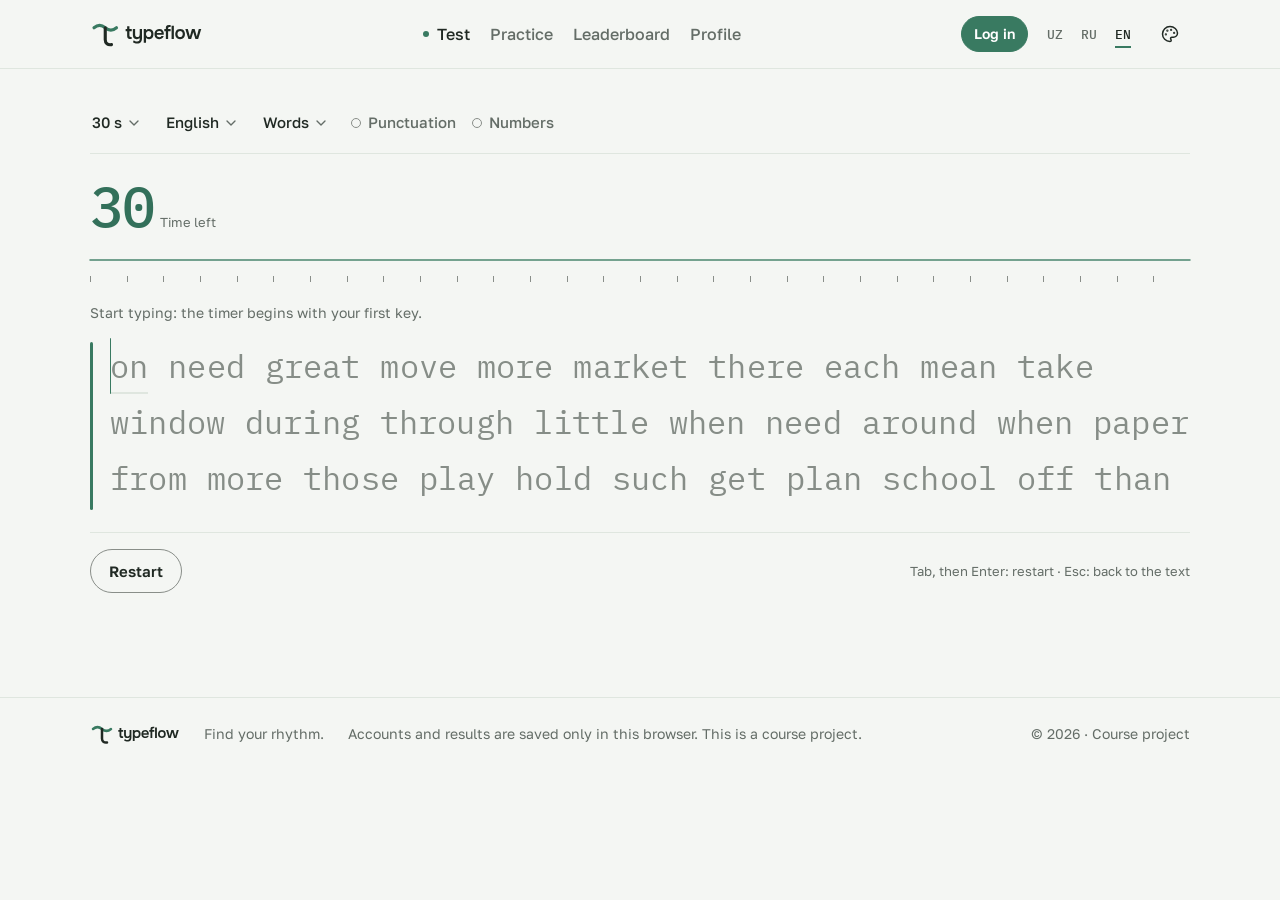
<file: index.html>
<!doctype html>
<html lang="en">
<head>
  <meta charset="utf-8">
  <meta name="viewport" content="width=device-width, initial-scale=1">
  <title>typeflow</title>
  <meta name="description" content="">
  <meta name="theme-color" content="#f4f6f3">
  <link rel="icon" href="assets/brand/typeflow-favicon.svg" type="image/svg+xml">
  <link rel="preconnect" href="https://fonts.googleapis.com">
  <link rel="preconnect" href="https://fonts.gstatic.com" crossorigin>
  <link rel="stylesheet" href="https://fonts.googleapis.com/css2?family=Golos+Text:wght@400;500;600&family=IBM+Plex+Mono:wght@400;500&family=Onest:wght@600;700&display=swap">
  <!-- Apply the saved theme before the page is drawn, so it never flashes. -->
  <script>
    window.APP_NS = "typing";
    try {
      var savedTheme = localStorage.getItem("typing:theme");
      document.documentElement.setAttribute("data-theme", savedTheme || (matchMedia("(prefers-color-scheme: dark)").matches ? "dark" : "light"));
      var savedPalette = localStorage.getItem("typing:palette");
      if (savedPalette) document.documentElement.setAttribute("data-palette", savedPalette);
    } catch (e) {}
  </script>
  <link rel="stylesheet" href="css/base.css">
  <link rel="stylesheet" href="css/site.css">
  <link rel="stylesheet" href="css/palettes.css">
  <script defer src="js/core.js"></script>
  <script defer src="js/lang.js"></script>
  <script defer src="js/texts.js"></script>
  <script defer src="js/store.js"></script>
  <script defer src="js/logo.js"></script>
  <script defer src="js/layout.js"></script>
  <script defer src="js/rhythm.js"></script>
  <script defer src="js/engine.js"></script>
  <script defer src="js/charts.js"></script>
  <script defer src="js/pages/test.js"></script>
</head>
<body data-page="test">
  <a class="skip-link" href="#main" data-i18n="skip">Skip to content</a>
  <header id="site-header" class="site-header"></header>

  <main id="main" tabindex="-1" class="container page test-page">
    <h1 class="visually-hidden" data-i18n="page.test"></h1>
    <form id="options" class="options" novalidate>
        <fieldset class="opt-group opt-mode">
          <legend data-i18n="opt.mode"></legend>
          <div class="seg-radio">
            <label><input type="radio" name="mode" value="time-15"> <span data-i18n="mode.s15"></span></label>
            <label><input type="radio" name="mode" value="time-30"> <span data-i18n="mode.s30"></span></label>
            <label><input type="radio" name="mode" value="time-60"> <span data-i18n="mode.s60"></span></label>
            <label><input type="radio" name="mode" value="time-120"> <span data-i18n="mode.s120"></span></label>
            <label><input type="radio" name="mode" value="words-10"> <span data-i18n="mode.w10"></span></label>
            <label><input type="radio" name="mode" value="words-25"> <span data-i18n="mode.w25"></span></label>
            <label><input type="radio" name="mode" value="words-50"> <span data-i18n="mode.w50"></span></label>
          </div>
        </fieldset>
        <fieldset class="opt-group ">
          <legend data-i18n="opt.tlang"></legend>
          <div class="seg-radio">
            <label><input type="radio" name="tlang" value="uz"> <span data-i18n="tlang.uz"></span></label>
            <label><input type="radio" name="tlang" value="ru"> <span data-i18n="tlang.ru"></span></label>
            <label><input type="radio" name="tlang" value="en"> <span data-i18n="tlang.en"></span></label>
          </div>
        </fieldset>
        <fieldset class="opt-group ">
          <legend data-i18n="opt.ttype"></legend>
          <div class="seg-radio">
            <label><input type="radio" name="ttype" value="words"> <span data-i18n="opt.words"></span></label>
            <label><input type="radio" name="ttype" value="sentences"> <span data-i18n="opt.sentences"></span></label>
          </div>
        </fieldset>
        <fieldset class="opt-extras">
          <legend class="visually-hidden" data-i18n="opt.extras"></legend>
          <label class="toggle"><input type="checkbox" name="punct"> <span data-i18n="opt.punct"></span></label>
          <label class="toggle"><input type="checkbox" name="nums"> <span data-i18n="opt.nums"></span></label>
        </fieldset>
    </form>

    <section id="testArea" class="test-area" aria-labelledby="testTitle">
      <h2 id="testTitle" class="visually-hidden" data-i18n="test.title"></h2>
      <div class="live">
        <div class="live-stat live-main"><span class="live-label" data-i18n="live.left"></span><span id="liveProgress" class="live-num"></span></div>
        <div class="live-stat"><span class="live-label"><span data-i18n="res.wpm"></span> <span class="tip-wrap"><button type="button" class="tip-btn" aria-describedby="wpmTip" data-i18n-aria="tip.wpmBtn">i</button><span id="wpmTip" role="tooltip" class="tip" data-i18n="tip.wpm"></span></span></span><span id="liveWpm" class="live-num"></span></div>
        <div class="live-stat"><span class="live-label" data-i18n="res.acc"></span><span id="liveAcc" class="live-num"></span></div>
      </div>
      <div id="rhythm" class="rhythm" aria-hidden="true"></div>
      <p id="readyHint" class="ready-hint" data-i18n="test.ready"></p>
      <div id="box" class="typing-box">
        <div id="words" class="words" aria-hidden="true"></div>
        <label for="typeInput" class="visually-hidden" data-i18n="test.inputLabel"></label>
        <input id="typeInput" class="type-input" type="text" autocomplete="off" autocapitalize="off" autocorrect="off" spellcheck="false" aria-describedby="srText">
        <p id="srText" class="visually-hidden"></p>
        <div id="focusHint" class="focus-hint" aria-hidden="true"></div>
      </div>
      <div class="test-actions">
        <button type="button" id="restart" class="btn btn-ghost"><span data-i18n="action.restart"></span></button>
        <p class="hint" data-i18n="test.shortcuts"></p>
      </div>
    </section>

    <section id="results" class="results" hidden aria-labelledby="resTitle">
      <h2 id="resTitle" tabindex="-1" data-i18n="res.title"></h2>
      <p id="resBest" class="pb-badge" hidden data-i18n="res.best"></p>
      <div class="res-main">
        <div class="res-big"><span class="res-label"><span data-i18n="res.wpm"></span> <span class="tip-wrap"><button type="button" class="tip-btn" aria-describedby="wpmTip2" data-i18n-aria="tip.wpmBtn">i</button><span id="wpmTip2" role="tooltip" class="tip" data-i18n="tip.wpm"></span></span></span><span id="resWpm" class="res-value"></span></div>
        <div class="res-big"><span class="res-label" data-i18n="res.acc"></span><span id="resAcc" class="res-value"></span></div>
      </div>
      <div id="resRhythm" class="rhythm is-static" aria-hidden="true"></div>
      <dl id="resStats" class="res-stats"></dl>
      <div id="resChart" class="res-chart"></div>
      <p id="resGuest" class="notice" hidden></p>
      <div class="res-actions">
        <button type="button" id="nextTest" class="btn"><span data-i18n="res.next"></span></button>
        <button type="button" id="repeatTest" class="btn btn-ghost"><span data-i18n="res.repeat"></span></button>
      </div>
    </section>
    <p id="srLive" class="visually-hidden" role="status"></p>
  </main>

  <footer id="site-footer" class="site-footer"></footer>
  <div id="toasts" class="toast-host"></div>
</body>
</html>
</file>
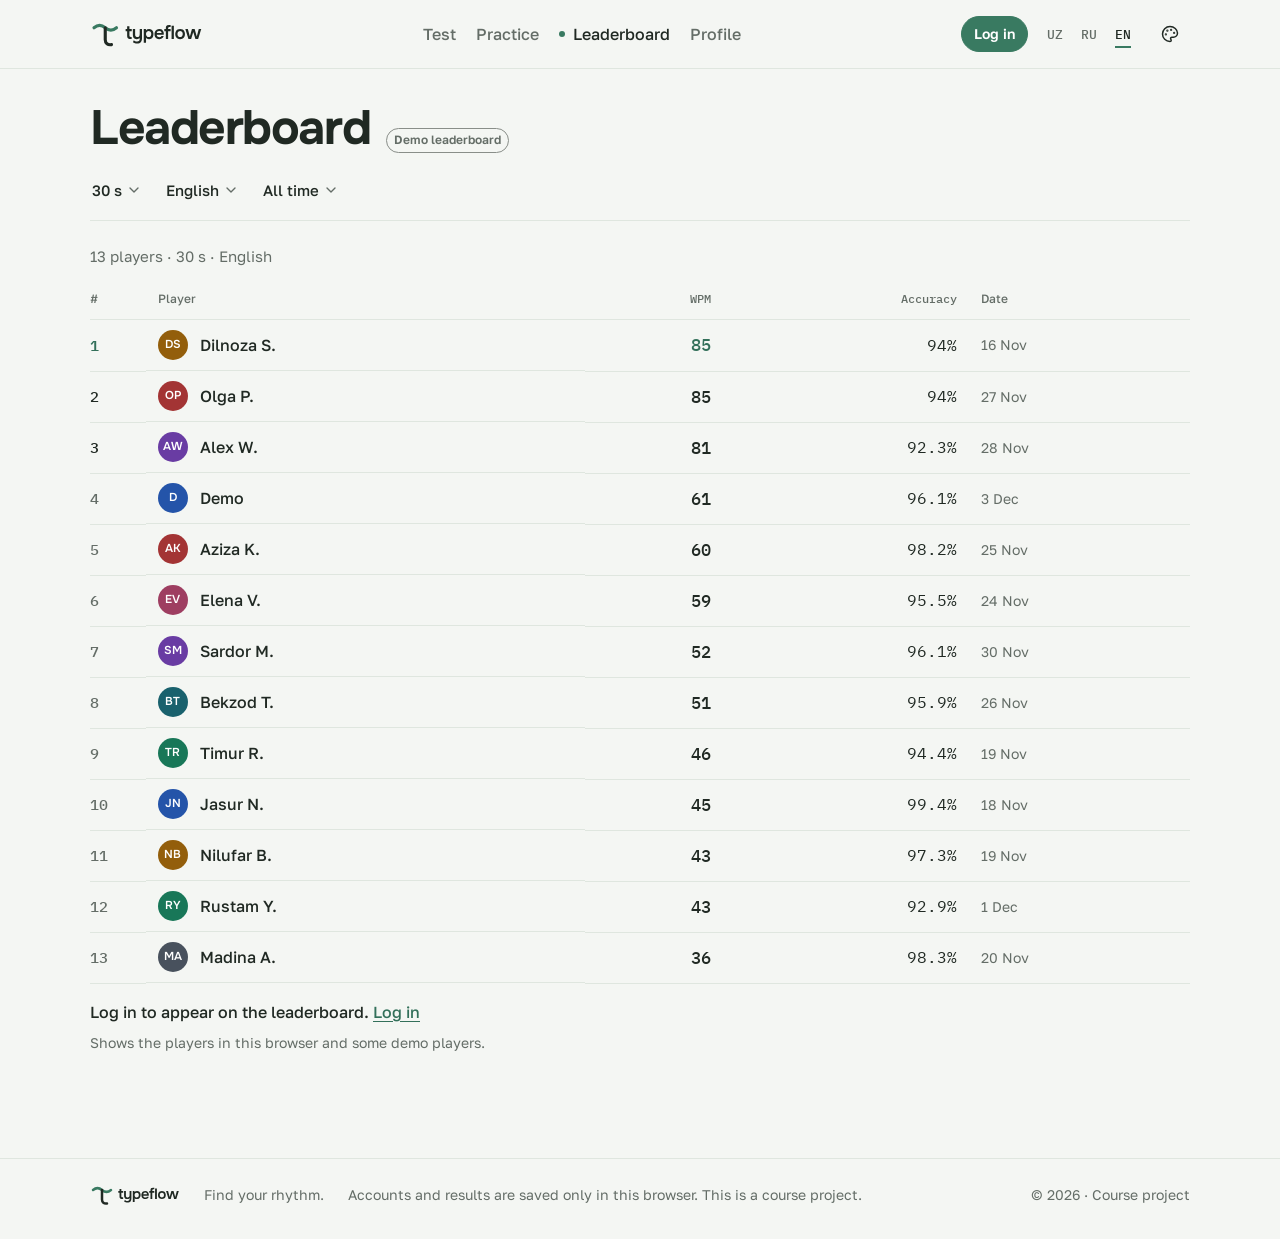
<file: leaderboard.html>
<!doctype html>
<html lang="en">
<head>
  <meta charset="utf-8">
  <meta name="viewport" content="width=device-width, initial-scale=1">
  <title>typeflow</title>
  <meta name="description" content="">
  <meta name="theme-color" content="#f4f6f3">
  <link rel="icon" href="assets/brand/typeflow-favicon.svg" type="image/svg+xml">
  <link rel="preconnect" href="https://fonts.googleapis.com">
  <link rel="preconnect" href="https://fonts.gstatic.com" crossorigin>
  <link rel="stylesheet" href="https://fonts.googleapis.com/css2?family=Golos+Text:wght@400;500;600&family=IBM+Plex+Mono:wght@400;500&family=Onest:wght@600;700&display=swap">
  <!-- Apply the saved theme before the page is drawn, so it never flashes. -->
  <script>
    window.APP_NS = "typing";
    try {
      var savedTheme = localStorage.getItem("typing:theme");
      document.documentElement.setAttribute("data-theme", savedTheme || (matchMedia("(prefers-color-scheme: dark)").matches ? "dark" : "light"));
      var savedPalette = localStorage.getItem("typing:palette");
      if (savedPalette) document.documentElement.setAttribute("data-palette", savedPalette);
    } catch (e) {}
  </script>
  <link rel="stylesheet" href="css/base.css">
  <link rel="stylesheet" href="css/site.css">
  <link rel="stylesheet" href="css/palettes.css">
  <script defer src="js/core.js"></script>
  <script defer src="js/lang.js"></script>
  <script defer src="js/texts.js"></script>
  <script defer src="js/store.js"></script>
  <script defer src="js/logo.js"></script>
  <script defer src="js/layout.js"></script>
  <script defer src="js/rhythm.js"></script>
  <script defer src="js/pages/leaderboard.js"></script>
</head>
<body data-page="leaderboard">
  <a class="skip-link" href="#main" data-i18n="skip">Skip to content</a>
  <header id="site-header" class="site-header"></header>

  <main id="main" tabindex="-1" class="container page">
    <div class="page-head">
      <h1 data-i18n="page.leaderboard"></h1>
      <span class="demo-badge" data-i18n="board.demo"></span>
    </div>
    <form id="filters" class="options" novalidate>
        <fieldset class="opt-group ">
          <legend data-i18n="opt.mode"></legend>
          <div class="seg-radio">
            <label><input type="radio" name="amount" value="15"> <span data-i18n="mode.s15"></span></label>
            <label><input type="radio" name="amount" value="30"> <span data-i18n="mode.s30"></span></label>
            <label><input type="radio" name="amount" value="60"> <span data-i18n="mode.s60"></span></label>
          </div>
        </fieldset>
        <fieldset class="opt-group ">
          <legend data-i18n="opt.tlang"></legend>
          <div class="seg-radio">
            <label><input type="radio" name="blang" value="uz"> <span data-i18n="tlang.uz"></span></label>
            <label><input type="radio" name="blang" value="ru"> <span data-i18n="tlang.ru"></span></label>
            <label><input type="radio" name="blang" value="en"> <span data-i18n="tlang.en"></span></label>
          </div>
        </fieldset>
        <fieldset class="opt-group ">
          <legend data-i18n="board.period"></legend>
          <div class="seg-radio">
            <label><input type="radio" name="period" value="today"> <span data-i18n="board.today"></span></label>
            <label><input type="radio" name="period" value="week"> <span data-i18n="board.week"></span></label>
            <label><input type="radio" name="period" value="all"> <span data-i18n="board.all"></span></label>
          </div>
        </fieldset>
    </form>
    <p id="boardCount" class="result-count" role="status"></p>
    <div class="table-wrap"><table id="board" class="board"></table></div>
    <div id="boardEmpty" class="empty" hidden>
      <h2 data-i18n="board.emptyTitle"></h2>
      <p data-i18n="board.emptyText"></p>
      <a class="btn" href="index.html" data-i18n="board.takeTest"></a>
    </div>
    <p id="you" class="you-line"></p>
    <p class="hint" data-i18n="board.note"></p>
  </main>

  <footer id="site-footer" class="site-footer"></footer>
  <div id="toasts" class="toast-host"></div>
</body>
</html>
</file>
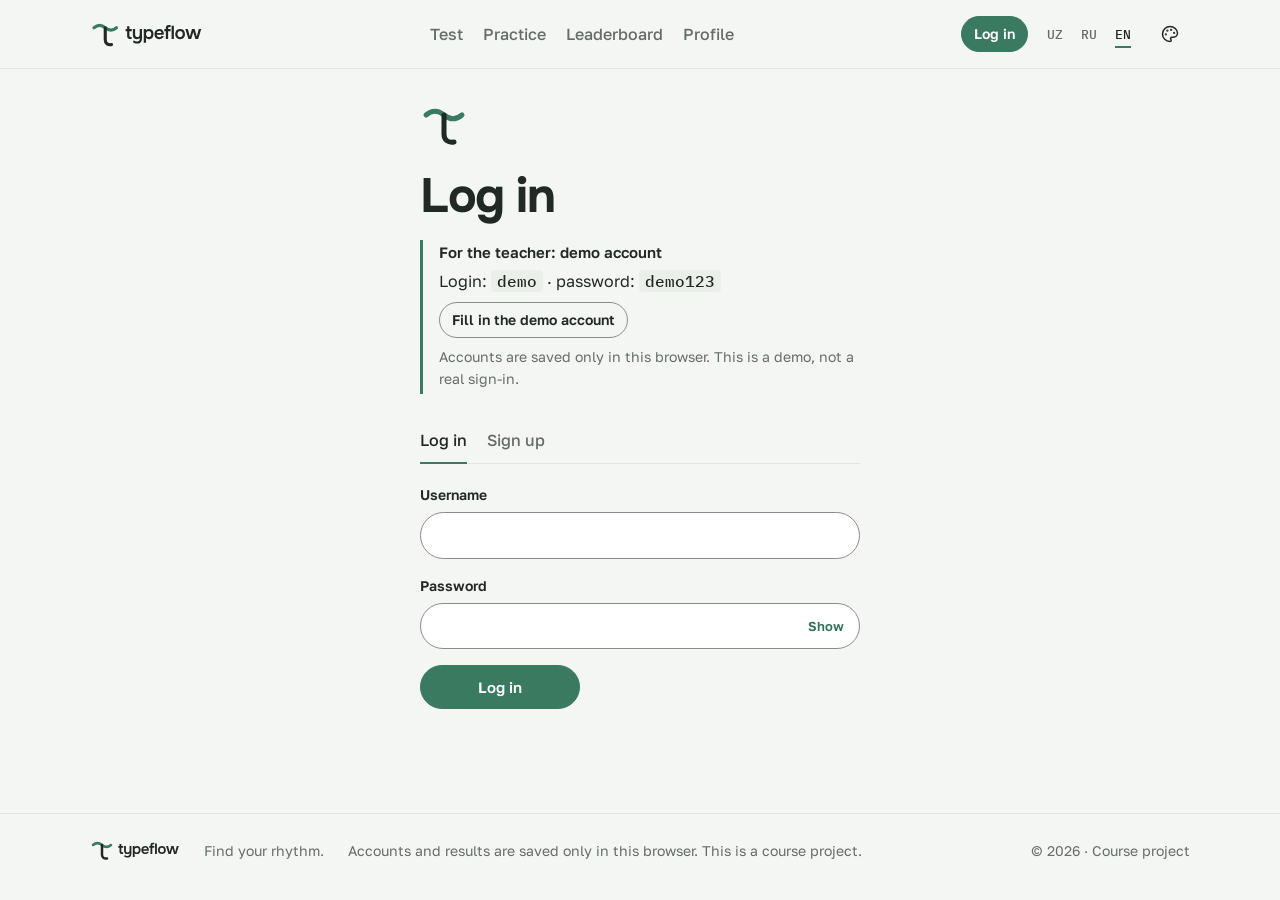
<file: login.html>
<!doctype html>
<html lang="en">
<head>
  <meta charset="utf-8">
  <meta name="viewport" content="width=device-width, initial-scale=1">
  <title>typeflow</title>
  <meta name="description" content="">
  <meta name="theme-color" content="#f4f6f3">
  <link rel="icon" href="assets/brand/typeflow-favicon.svg" type="image/svg+xml">
  <link rel="preconnect" href="https://fonts.googleapis.com">
  <link rel="preconnect" href="https://fonts.gstatic.com" crossorigin>
  <link rel="stylesheet" href="https://fonts.googleapis.com/css2?family=Golos+Text:wght@400;500;600&family=IBM+Plex+Mono:wght@400;500&family=Onest:wght@600;700&display=swap">
  <!-- Apply the saved theme before the page is drawn, so it never flashes. -->
  <script>
    window.APP_NS = "typing";
    try {
      var savedTheme = localStorage.getItem("typing:theme");
      document.documentElement.setAttribute("data-theme", savedTheme || (matchMedia("(prefers-color-scheme: dark)").matches ? "dark" : "light"));
      var savedPalette = localStorage.getItem("typing:palette");
      if (savedPalette) document.documentElement.setAttribute("data-palette", savedPalette);
    } catch (e) {}
  </script>
  <link rel="stylesheet" href="css/base.css">
  <link rel="stylesheet" href="css/site.css">
  <link rel="stylesheet" href="css/palettes.css">
  <script defer src="js/core.js"></script>
  <script defer src="js/lang.js"></script>
  <script defer src="js/texts.js"></script>
  <script defer src="js/store.js"></script>
  <script defer src="js/logo.js"></script>
  <script defer src="js/layout.js"></script>
  <script defer src="js/rhythm.js"></script>
  <script defer src="js/pages/login.js"></script>
</head>
<body data-page="login">
  <a class="skip-link" href="#main" data-i18n="skip">Skip to content</a>
  <header id="site-header" class="site-header"></header>

  <main id="main" tabindex="-1" class="container page auth-page">
    <span class="auth-logo" data-logo="mark" aria-hidden="true"></span>
    <h1 id="authTitle" data-i18n="page.login"></h1>
    <aside class="demo-note" aria-labelledby="demoTitle">
      <h2 id="demoTitle" data-i18n="auth.demoTitle"></h2>
      <p><span data-i18n="auth.demoLogin"></span> <code>demo</code> · <span data-i18n="auth.demoPassword"></span> <code>demo123</code></p>
      <button type="button" id="fillDemo" class="btn btn-ghost btn-small" data-i18n="auth.fillDemo"></button>
      <p class="hint" data-i18n="auth.localNote"></p>
    </aside>

    <div class="auth-tabs" role="group" data-i18n-aria="auth.choose">
      <button type="button" id="tabLogin" class="tab" aria-pressed="true" aria-controls="loginForm" data-i18n="auth.login"></button>
      <button type="button" id="tabSignup" class="tab" aria-pressed="false" aria-controls="signupForm" data-i18n="auth.signup"></button>
    </div>

    <form id="loginForm" class="auth-form" novalidate>
      <div class="field">
        <label for="lUser" data-i18n="auth.username"></label>
        <input id="lUser" name="username" class="input" autocomplete="username" autocapitalize="off" spellcheck="false">
      </div>
      <div class="field">
        <label for="lPass" data-i18n="auth.password"></label>
        <input id="lPass" name="password" type="password" class="input" autocomplete="current-password">
      </div>
      <p id="loginError" class="field-error" role="alert"></p>
      <button type="submit" class="btn" data-i18n="auth.login"></button>
    </form>

    <form id="signupForm" class="auth-form" novalidate hidden>
      <div class="field">
        <label for="sName" data-i18n="auth.displayName"></label>
        <input id="sName" name="name" class="input" autocomplete="nickname" maxlength="30" aria-describedby="sName-err">
        <p id="sName-err" class="field-error"></p>
      </div>
      <div class="field">
        <label for="sUser" data-i18n="auth.username"></label>
        <input id="sUser" name="username" class="input" autocomplete="username" autocapitalize="off" spellcheck="false" maxlength="20" aria-describedby="sUser-hint sUser-err">
        <p id="sUser-hint" class="hint" data-i18n="auth.usernameHint"></p>
        <p id="sUser-err" class="field-error"></p>
      </div>
      <div class="field">
        <label for="sPass" data-i18n="auth.password"></label>
        <input id="sPass" name="password" type="password" class="input" autocomplete="new-password" aria-describedby="sPass-hint sPass-err">
        <p id="sPass-hint" class="hint" data-i18n="auth.passwordHint"></p>
        <p id="sPass-err" class="field-error"></p>
      </div>
      <div class="field">
        <label for="sPass2" data-i18n="auth.password2"></label>
        <input id="sPass2" name="password2" type="password" class="input" autocomplete="new-password" aria-describedby="sPass2-err">
        <p id="sPass2-err" class="field-error"></p>
      </div>
      <button type="submit" class="btn" data-i18n="auth.create"></button>
    </form>
  </main>

  <footer id="site-footer" class="site-footer"></footer>
  <div id="toasts" class="toast-host"></div>
</body>
</html>
</file>
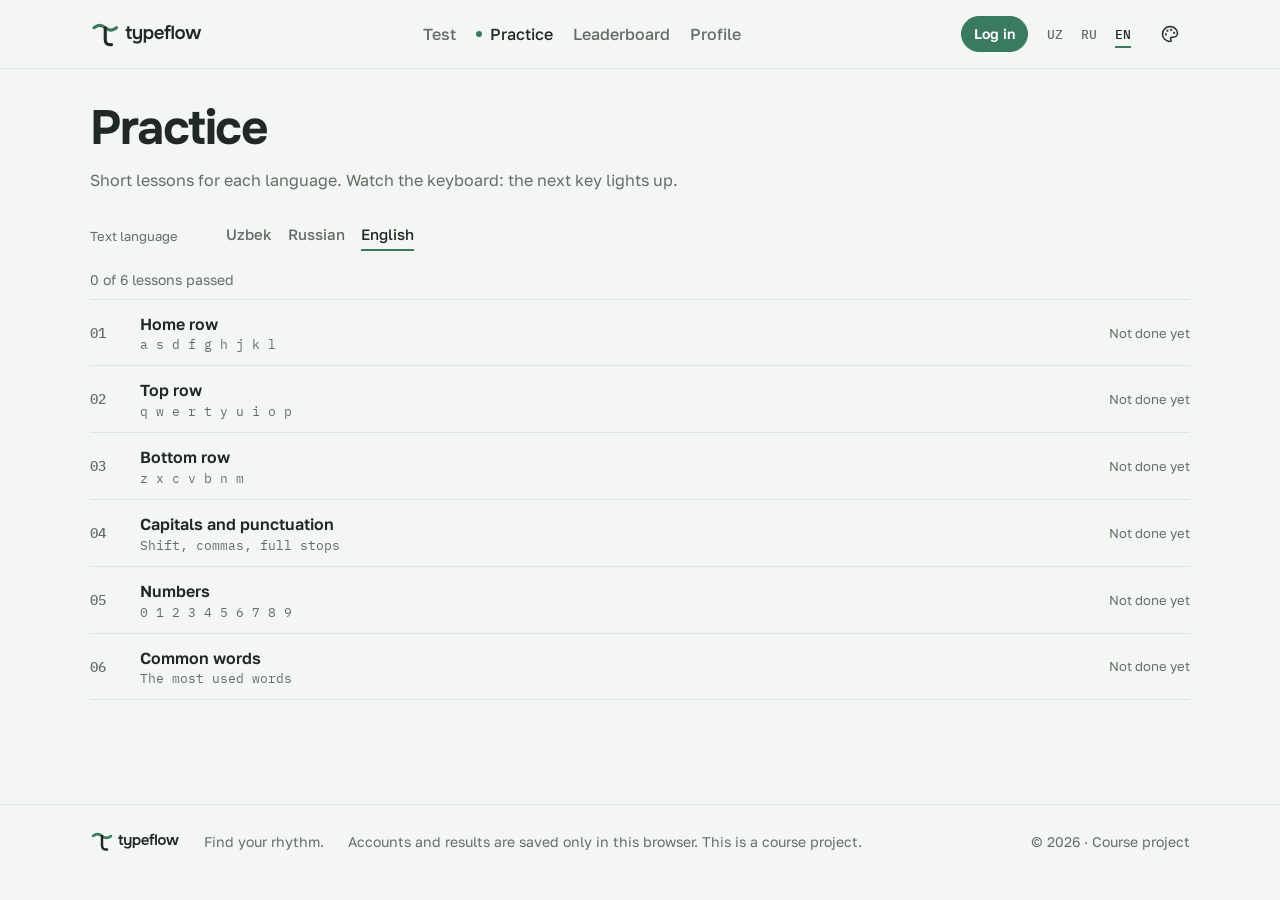
<file: practice.html>
<!doctype html>
<html lang="en">
<head>
  <meta charset="utf-8">
  <meta name="viewport" content="width=device-width, initial-scale=1">
  <title>typeflow</title>
  <meta name="description" content="">
  <meta name="theme-color" content="#f4f6f3">
  <link rel="icon" href="assets/brand/typeflow-favicon.svg" type="image/svg+xml">
  <link rel="preconnect" href="https://fonts.googleapis.com">
  <link rel="preconnect" href="https://fonts.gstatic.com" crossorigin>
  <link rel="stylesheet" href="https://fonts.googleapis.com/css2?family=Golos+Text:wght@400;500;600&family=IBM+Plex+Mono:wght@400;500&family=Onest:wght@600;700&display=swap">
  <!-- Apply the saved theme before the page is drawn, so it never flashes. -->
  <script>
    window.APP_NS = "typing";
    try {
      var savedTheme = localStorage.getItem("typing:theme");
      document.documentElement.setAttribute("data-theme", savedTheme || (matchMedia("(prefers-color-scheme: dark)").matches ? "dark" : "light"));
      var savedPalette = localStorage.getItem("typing:palette");
      if (savedPalette) document.documentElement.setAttribute("data-palette", savedPalette);
    } catch (e) {}
  </script>
  <link rel="stylesheet" href="css/base.css">
  <link rel="stylesheet" href="css/site.css">
  <link rel="stylesheet" href="css/palettes.css">
  <script defer src="js/core.js"></script>
  <script defer src="js/lang.js"></script>
  <script defer src="js/texts.js"></script>
  <script defer src="js/store.js"></script>
  <script defer src="js/logo.js"></script>
  <script defer src="js/layout.js"></script>
  <script defer src="js/rhythm.js"></script>
  <script defer src="js/engine.js"></script>
  <script defer src="js/pages/practice.js"></script>
</head>
<body data-page="practice">
  <a class="skip-link" href="#main" data-i18n="skip">Skip to content</a>
  <header id="site-header" class="site-header"></header>

  <main id="main" tabindex="-1" class="container page">
    <h1 data-i18n="page.practice"></h1>
    <p class="page-intro" data-i18n="practice.intro"></p>
    <div id="pick">
        <fieldset class="opt-group ">
          <legend data-i18n="opt.tlang"></legend>
          <div class="seg-radio">
            <label><input type="radio" name="plang" value="uz"> <span data-i18n="tlang.uz"></span></label>
            <label><input type="radio" name="plang" value="ru"> <span data-i18n="tlang.ru"></span></label>
            <label><input type="radio" name="plang" value="en"> <span data-i18n="tlang.en"></span></label>
          </div>
        </fieldset>
      <p id="langProgress" class="lang-progress"></p>
      <ul id="lessons" class="lesson-list"></ul>
    </div>

    <section id="lesson" class="lesson" hidden aria-labelledby="lessonTitle">
      <button type="button" id="backToLessons" class="back-link" data-i18n="practice.back"></button>
      <h2 id="lessonTitle" tabindex="-1"></h2>
      <p id="lessonGoal" class="hint"></p>
      <div class="live">
        <div class="live-stat live-main"><span class="live-label" data-i18n="live.words"></span><span id="pLiveProgress" class="live-num"></span></div>
        <div class="live-stat"><span class="live-label" data-i18n="res.wpm"></span><span id="pLiveWpm" class="live-num"></span></div>
        <div class="live-stat"><span class="live-label" data-i18n="res.acc"></span><span id="pLiveAcc" class="live-num"></span></div>
      </div>
      <div id="pbox" class="typing-box">
        <div id="pwords" class="words" aria-hidden="true"></div>
        <label for="ptypeInput" class="visually-hidden" data-i18n="test.inputLabel"></label>
        <input id="ptypeInput" class="type-input" type="text" autocomplete="off" autocapitalize="off" autocorrect="off" spellcheck="false" aria-describedby="psrText">
        <p id="psrText" class="visually-hidden"></p>
        <div id="pfocusHint" class="focus-hint" aria-hidden="true"></div>
      </div>
      <div id="kbd" class="kbd" aria-hidden="true"></div>
      <div id="lessonDone" class="lesson-done" role="status" hidden></div>
      <div class="test-actions">
        <button type="button" id="retryLesson" class="btn btn-ghost" data-i18n="practice.retry"></button>
        <button type="button" id="nextLesson" class="btn" data-i18n="practice.next" hidden></button>
      </div>
    </section>
  </main>

  <footer id="site-footer" class="site-footer"></footer>
  <div id="toasts" class="toast-host"></div>
</body>
</html>
</file>
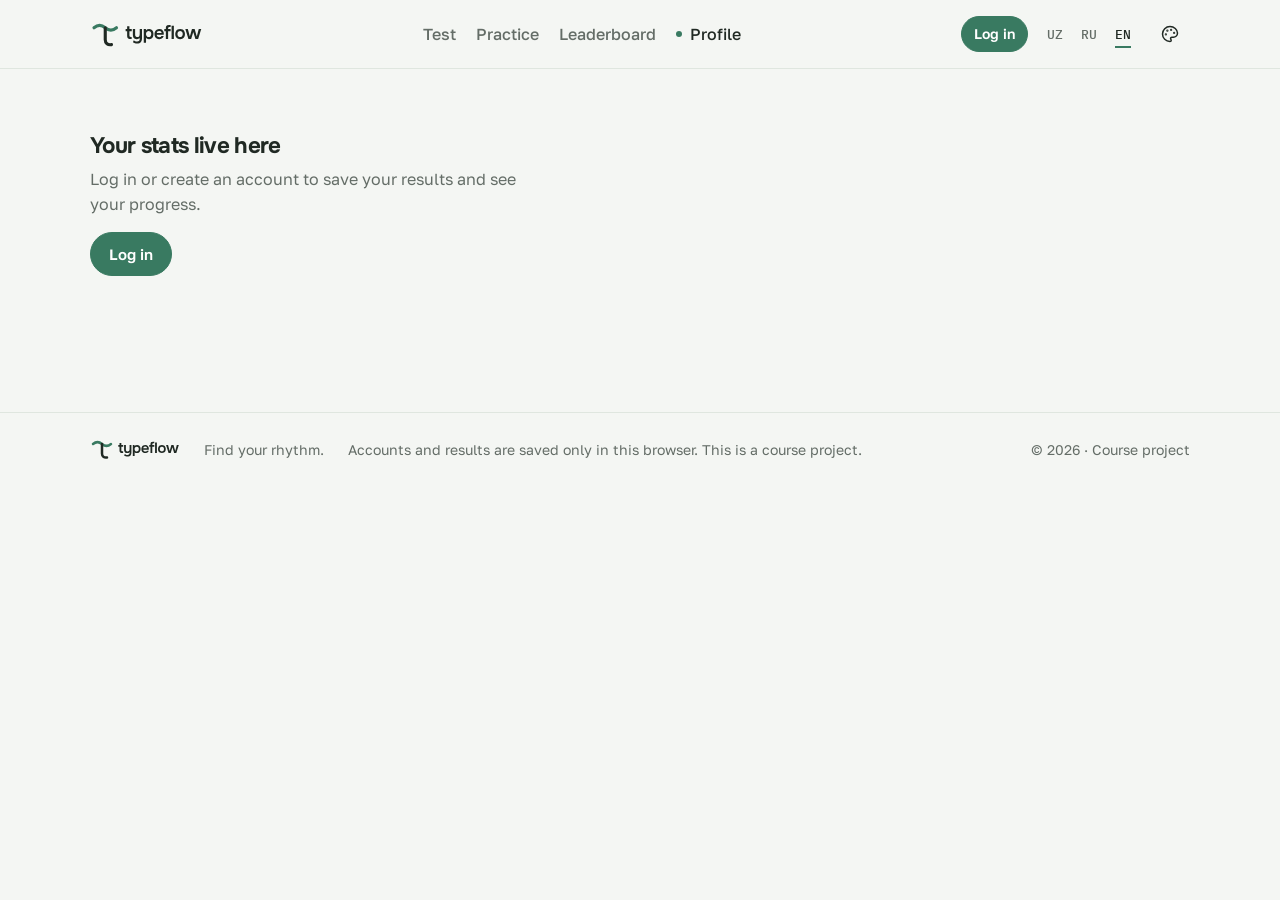
<file: profile.html>
<!doctype html>
<html lang="en">
<head>
  <meta charset="utf-8">
  <meta name="viewport" content="width=device-width, initial-scale=1">
  <title>typeflow</title>
  <meta name="description" content="">
  <meta name="theme-color" content="#f4f6f3">
  <link rel="icon" href="assets/brand/typeflow-favicon.svg" type="image/svg+xml">
  <link rel="preconnect" href="https://fonts.googleapis.com">
  <link rel="preconnect" href="https://fonts.gstatic.com" crossorigin>
  <link rel="stylesheet" href="https://fonts.googleapis.com/css2?family=Golos+Text:wght@400;500;600&family=IBM+Plex+Mono:wght@400;500&family=Onest:wght@600;700&display=swap">
  <!-- Apply the saved theme before the page is drawn, so it never flashes. -->
  <script>
    window.APP_NS = "typing";
    try {
      var savedTheme = localStorage.getItem("typing:theme");
      document.documentElement.setAttribute("data-theme", savedTheme || (matchMedia("(prefers-color-scheme: dark)").matches ? "dark" : "light"));
      var savedPalette = localStorage.getItem("typing:palette");
      if (savedPalette) document.documentElement.setAttribute("data-palette", savedPalette);
    } catch (e) {}
  </script>
  <link rel="stylesheet" href="css/base.css">
  <link rel="stylesheet" href="css/site.css">
  <link rel="stylesheet" href="css/palettes.css">
  <script defer src="js/core.js"></script>
  <script defer src="js/lang.js"></script>
  <script defer src="js/texts.js"></script>
  <script defer src="js/store.js"></script>
  <script defer src="js/logo.js"></script>
  <script defer src="js/layout.js"></script>
  <script defer src="js/rhythm.js"></script>
  <script defer src="js/charts.js"></script>
  <script defer src="js/pages/profile.js"></script>
</head>
<body data-page="profile">
  <a class="skip-link" href="#main" data-i18n="skip">Skip to content</a>
  <header id="site-header" class="site-header"></header>

  <main id="main" tabindex="-1" class="container page">
    <div id="view"></div>
  </main>

  <footer id="site-footer" class="site-footer"></footer>
  <div id="toasts" class="toast-host"></div>
</body>
</html>
</file>
<file: css/base.css>
/* ==========================================================
   typeflow design system: tokens, reset, type, buttons, form
   fields, dialog, toast, tooltip. Page layout is in site.css.

   Colours follow the typeflow brief (muted jade, forest, cool mist).
   A few light-mode values were too faint for WCAG AA (4.5:1 for text,
   3:1 for control borders); the brief's value is noted next to each.
   ========================================================== */

:root,
:root[data-theme="light"] {
  color-scheme: light;
  --bg: #f4f6f3;
  --surface: #ffffff;
  --raised: #eaefea;
  --ink: #202923;
  --ink-2: #646d67;          /* brief #78837B (3.3:1) */
  --line: #dfe6df;           /* dividers */
  --line-strong: #898e89;    /* control borders (3:1) */
  --accent: #397a61;         /* buttons, active states (white text on it 5.1:1) */
  --accent-hover: #2d654f;
  --accent-text: #33705a;    /* jade for small text and links (brief #397A61 was 4.3:1 on raised) */
  --on-accent: #ffffff;
  --accent-soft: #e3efe8;
  --ok: #2d7755;             /* brief #32845E (3.9:1) */
  --warn: #8d612a;           /* brief #B47C36 (3.0:1) */
  --danger: #a94044;         /* brief #C64E51 (3.9:1); #b24649 was 4.4:1 on danger-soft */
  --danger-soft: #f6e3e3;

  /* typing states */
  --t-untyped: #868d87;      /* brief #A5AEA7 (1.9:1). 3.1:1 passes AA for the typing text because it is large (24px+); kept light so typed vs untyped stays clear */
  --t-correct: #202923;
  --t-wrong: #a94044;
  --t-extra: #8d612a;
  --t-caret: #397a61;
  --t-current: #e3efe8;

  --chart-wpm: #397a61;
  --chart-acc: #5288a0;
  --chart-act: #b47c36;
  --chart-grid: #e4eae4;

  --toast-bg: #202923;
  --toast-ink: #e9f0ea;
  --toast-action: #9acbab;
  --backdrop: rgba(32, 41, 35, 0.45);
  --shadow-pop: 0 1px 2px rgba(32, 41, 35, 0.06), 0 10px 28px -10px rgba(32, 41, 35, 0.28);
}

:root[data-theme="dark"] {
  color-scheme: dark;
  --bg: #171d19;
  --surface: #202923;
  --raised: #29342c;
  --ink: #e9f0ea;
  --ink-2: #a0ada2;
  --line: #36443a;
  --line-strong: #68736b;    /* brief border #36443A as a control border was 1.7:1 */
  --accent: #80b99a;
  --accent-hover: #9acbab;
  --accent-text: #80b99a;
  --on-accent: #17241c;
  --accent-soft: #293d30;
  --ok: #80c99c;
  --warn: #e5bb78;
  --danger: #f08282;         /* brief #F08080 (4.49:1 on soft) */
  --danger-soft: #402729;

  --t-untyped: #626c64;      /* brief #66756A (2.4:1); 3.1:1, large text */
  --t-correct: #e9f0ea;
  --t-wrong: #f08282;
  --t-extra: #e5bb78;
  --t-caret: #80b99a;
  --t-current: #293d30;

  --chart-wpm: #80b99a;
  --chart-acc: #82b9d0;
  --chart-act: #e5bb78;
  --chart-grid: #2e3a31;

  --toast-bg: #e9f0ea;
  --toast-ink: #17241c;
  --toast-action: #2d654f;
  --backdrop: rgba(0, 0, 0, 0.6);
  --shadow-pop: 0 1px 2px rgba(0, 0, 0, 0.35), 0 12px 32px -10px rgba(0, 0, 0, 0.7);
}

:root {
  --font-display: "Onest", system-ui, sans-serif;
  --font-body: "Golos Text", system-ui, -apple-system, "Segoe UI", Roboto, sans-serif;
  --font-mono: "IBM Plex Mono", ui-monospace, "SFMono-Regular", Consolas, monospace;
  /* Round, not boxy: controls and badges are pills, panels have soft corners.
     (The brief said 12/8/5 px; changed 2026-11-21 because square corners
     everywhere felt stiff.) */
  --r-main: 16px;
  --r-ctl: 999px;
  --r-badge: 999px;
  --r-soft: 12px;  /* for boxes with several lines of text */
  --s1: 4px; --s2: 8px; --s3: 12px; --s4: 16px; --s5: 20px; --s6: 24px; --s8: 32px; --s10: 40px; --s12: 48px; --s16: 64px;
  --ease: cubic-bezier(0.2, 0.7, 0.2, 1);
  --fast: 160ms;
  --header-h: 68px;
  --tabbar-h: 0px;
}

*, *::before, *::after { box-sizing: border-box; }
html { -webkit-text-size-adjust: 100%; scroll-padding-top: calc(var(--header-h) + 12px); }
body {
  margin: 0; min-height: 100vh; font-family: var(--font-body); font-size: 1rem; line-height: 1.55;
  color: var(--ink); background: var(--bg); -webkit-font-smoothing: antialiased;
}
h1, h2, h3, p, dl, dd, figure { margin: 0; }
h1, h2, h3 { font-family: var(--font-display); font-weight: 650; line-height: 1.15; letter-spacing: -0.015em; overflow-wrap: break-word; }
button, input, select, textarea { font: inherit; color: inherit; }
button { cursor: pointer; }
ul, ol { margin: 0; padding: 0; list-style: none; }
img, svg { display: block; }
a { color: var(--accent-text); text-underline-offset: 3px; }
a:hover { color: var(--accent-hover); }
fieldset { border: 0; margin: 0; padding: 0; min-width: 0; }
legend { padding: 0; }
table { border-collapse: collapse; }
code { font-family: var(--font-mono); }
[hidden] { display: none !important; }
:focus-visible { outline: 2px solid var(--accent); outline-offset: 2px; border-radius: 4px; }
.visually-hidden {
  position: absolute !important; width: 1px; height: 1px; margin: -1px; padding: 0;
  overflow: hidden; clip: rect(0 0 0 0); white-space: nowrap; border: 0;
}
.mono, .num { font-family: var(--font-mono); font-variant-numeric: tabular-nums; }

/* ---------- buttons ---------- */
.btn {
  display: inline-flex; align-items: center; justify-content: center; gap: var(--s2);
  min-height: 44px; padding: 10px 18px; border: 1.5px solid var(--accent); border-radius: var(--r-ctl);
  background: var(--accent); color: var(--on-accent); font-weight: 600; font-size: 0.9375rem; line-height: 1.2;
  text-decoration: none; white-space: nowrap;
  transition: background-color var(--fast) var(--ease), border-color var(--fast) var(--ease), color var(--fast) var(--ease), transform 0.1s var(--ease);
}
.btn:hover { background: var(--accent-hover); border-color: var(--accent-hover); color: var(--on-accent); }
.btn:active { transform: translateY(1px); }
.btn-ghost { background: transparent; color: var(--ink); border-color: var(--line-strong); }
.btn-ghost:hover { background: var(--surface); color: var(--ink); border-color: var(--ink); }
.btn-danger { background: var(--danger); border-color: var(--danger); color: var(--surface); }
.btn-danger:hover { background: var(--danger); border-color: var(--danger); color: var(--surface); filter: brightness(0.93); }
.btn-danger-ghost { background: transparent; color: var(--danger); border-color: var(--line-strong); }
.btn-danger-ghost:hover { background: var(--danger-soft); color: var(--danger); border-color: var(--danger); }
.btn:disabled { background: var(--raised); border-color: var(--line); color: var(--ink-2); cursor: not-allowed; transform: none; }
.btn-small { min-height: 36px; padding: 6px 12px; font-size: 0.875rem; }

.icon-btn {
  width: 40px; height: 40px; flex: none; display: inline-grid; place-items: center;
  border: 1px solid var(--line); border-radius: var(--r-ctl); background: transparent; color: var(--ink);
  transition: border-color var(--fast) var(--ease), background-color var(--fast) var(--ease);
}
.icon-btn:hover { border-color: var(--line-strong); background: var(--surface); }

/* ---------- inputs ---------- */
.field { display: grid; gap: 6px; min-width: 0; }
.field > label, .field-label { font-size: 0.875rem; font-weight: 600; color: var(--ink); margin: 0; }
.input {
  width: 100%; min-height: 44px; padding: 10px 12px; background: var(--surface); color: var(--ink);
  border: 1.5px solid var(--line-strong); border-radius: var(--r-ctl);
  transition: border-color var(--fast) var(--ease), box-shadow var(--fast) var(--ease);
}
.input::placeholder { color: var(--ink-2); opacity: 1; }
.input:hover { border-color: var(--ink-2); }
.input:focus-visible { outline: none; border-color: var(--accent); box-shadow: 0 0 0 3px var(--accent-soft); }
.input[aria-invalid="true"] { border-color: var(--danger); }
.field-error { font-size: 0.875rem; font-weight: 500; color: var(--danger); }
.field-error:empty { display: none; }
.hint { font-size: 0.875rem; color: var(--ink-2); }

/* ---------- dialog ---------- */
dialog {
  width: min(100vw - 32px, 420px); padding: var(--s6); color: var(--ink); background: var(--surface);
  border: 1px solid var(--line); border-radius: var(--r-main); box-shadow: var(--shadow-pop);
}
dialog::backdrop { background: var(--backdrop); }
dialog[open] { animation: rise 0.2s var(--ease); }
dialog h2 { font-size: 1.2rem; margin-bottom: var(--s2); }
dialog p { color: var(--ink-2); }
.dialog-actions { display: flex; flex-wrap: wrap; justify-content: flex-end; gap: var(--s2); margin-top: var(--s5); }
@keyframes rise { from { opacity: 0; transform: translateY(6px); } to { opacity: 1; transform: none; } }

/* ---------- toast ---------- */
.toast-host { position: fixed; left: 0; right: 0; bottom: calc(var(--tabbar-h) + 20px); z-index: 60; display: grid; justify-items: center; padding-inline: var(--s4); pointer-events: none; }
.toast {
  display: inline-flex; align-items: center; gap: var(--s3); max-width: 480px; padding: 8px 8px 8px 14px; border-radius: var(--r-ctl);
  background: var(--toast-bg); color: var(--toast-ink); box-shadow: var(--shadow-pop); font-size: 0.9375rem; pointer-events: auto;
  animation: rise 0.18s var(--ease);
}
.toast button { min-height: 34px; padding: 6px 10px; border: 0; border-radius: 6px; background: transparent; color: var(--toast-action); font-weight: 600; }

/* ---------- tooltip (shown on hover and on keyboard focus) ---------- */
.tip-wrap { position: relative; display: inline-flex; vertical-align: middle; }
.tip-btn {
  width: 18px; height: 18px; display: inline-grid; place-items: center; padding: 0; border: 1px solid var(--line-strong); border-radius: 50%;
  background: transparent; color: var(--ink-2); font: 600 11px/1 var(--font-mono);
}
.tip {
  position: absolute; left: -12px; bottom: calc(100% + 8px); z-index: 30; width: max-content; max-width: min(260px, 100vw - 120px);
  padding: 8px 12px; border-radius: var(--r-soft);
  background: var(--toast-bg); color: var(--toast-ink); font: 400 0.8125rem/1.45 var(--font-body); text-transform: none; letter-spacing: 0;
  opacity: 0; visibility: hidden; transition: opacity var(--fast) var(--ease); pointer-events: none;
}
.tip-wrap:hover .tip, .tip-btn:focus-visible + .tip { opacity: 1; visibility: visible; }

@media (prefers-reduced-motion: reduce) {
  *, *::before, *::after {
    animation-duration: 0.01ms !important; animation-iteration-count: 1 !important;
    transition-property: opacity, background-color, border-color, color !important;
    scroll-behavior: auto !important;
  }
}
</file>
<file: css/site.css>
/* ==========================================================
   typeflow layout and pages. Tokens are in base.css.

   Idea: a printed score sheet, not an app dashboard.
   - Menus are plain text; the chosen option is underlined in jade
     (no pill groups, no toggle switches).
   - The text you type sits on the page, marked by a jade margin rule
     (no card, no blur).
   - Numbers are IBM Plex Mono, written inline ("62 wpm"), not tiles.
   - Signature: the Rhythm Line rides on a row of beat ticks that fill
     as the test runs (rhythm.js draws the line, test.js sets --p).
   - Thin rules separate sections; boxes only where something is
     physical (keys, dialogs).
   ========================================================== */

.container { width: min(100% - 32px, 1100px); margin-inline: auto; }
@media (min-width: 768px) { .container { width: min(100% - 64px, 1100px); } }
.page { padding-block: var(--s8) var(--s16); }
.page h1 { font-size: clamp(2rem, 5.5vw, 3rem); font-weight: 700; letter-spacing: -0.03em; margin-bottom: var(--s3); }
.page-head { display: flex; flex-wrap: wrap; align-items: baseline; gap: var(--s2) var(--s4); margin-bottom: var(--s3); }
.page-head h1 { margin: 0; }
.page-intro { color: var(--ink-2); max-width: 60ch; margin-bottom: var(--s6); }
.section { padding-block: var(--s6); border-top: 1px solid var(--line); }
.section > h2 { font-size: 1.125rem; font-weight: 650; margin-bottom: var(--s4); }
.skip-link { position: absolute; left: 12px; top: -80px; z-index: 100; padding: 10px 16px; background: var(--ink); color: var(--bg); border-radius: var(--r-ctl); font-weight: 600; }
.skip-link:focus { top: 12px; color: var(--bg); }
.back-link { display: inline-flex; gap: 6px; padding: 6px 0; border: 0; background: none; color: var(--ink-2); font-weight: 500; cursor: pointer; text-decoration: none; }
.back-link::before { content: "←"; }
.back-link:hover { color: var(--accent-text); }
.notice { padding: var(--s2) 0 var(--s2) var(--s4); border-left: 3px solid var(--accent); color: var(--ink); }
.empty { display: grid; gap: var(--s2); justify-items: start; padding: var(--s8) 0; }
.empty h1, .empty h2 { font-size: 1.4rem; margin: 0; }
.empty p { color: var(--ink-2); max-width: 46ch; }
.empty .btn { margin-top: var(--s2); }
.result-count { color: var(--ink-2); font-size: 0.9375rem; margin-block: var(--s3); }
.table-wrap { overflow-x: auto; }
.num { text-align: right; }

/* logo: drawn inline (js/logo.js), so it follows the colour theme */
.logo-svg { display: block; height: 30px; width: auto; }
.logo-wave { stroke: var(--accent); } .logo-stem { stroke: var(--ink); } .logo-word { fill: var(--ink); }
.logo-mark { display: none; }
.brand .logo-full { width: 113px; } .footer-logo .logo-full { height: 24px; width: 90px; }

/* ---------- text menus (used for every choice on the site) ----------
   Radios styled as words; the chosen one is ink with a jade underline. */
.seg-radio { display: inline-flex; flex-wrap: wrap; gap: 0 var(--s4); }
.seg-radio label {
  position: relative; display: inline-flex; align-items: center; min-height: 36px; padding: 4px 0;
  color: var(--ink-2); font-size: 0.9375rem; font-weight: 500; cursor: pointer; white-space: nowrap;
  text-decoration: underline 2px transparent; text-underline-offset: 9px; transition: color var(--fast), text-decoration-color var(--fast) var(--ease);
}
.seg-radio label:hover { color: var(--ink); text-decoration-color: var(--line-strong); }
.seg-radio input { position: absolute; opacity: 0; width: 1px; height: 1px; }
.seg-radio label:has(input:checked) { color: var(--ink); text-decoration-color: var(--accent); }
.seg-radio label:has(input:focus-visible) { outline: 2px solid var(--accent); outline-offset: 2px; border-radius: 3px; }

/* on/off options as words with a small round dot (filled when on) */
.toggle { display: inline-flex; align-items: center; gap: 7px; min-height: 40px; padding: 4px 0; font-size: 0.9375rem; font-weight: 500; color: var(--ink-2); cursor: pointer; }
.toggle input { appearance: none; flex: none; width: 10px; height: 10px; margin: 0; border: 1.5px solid var(--line-strong); border-radius: 50%; background: transparent; cursor: pointer; transition: background-color var(--fast), border-color var(--fast); }
.toggle input:checked { background: var(--accent); border-color: var(--accent); }
.toggle:hover, .toggle:has(input:checked) { color: var(--ink); }
.toggle:has(input:focus-visible) { outline: 2px solid var(--accent); outline-offset: 2px; border-radius: 6px; }

/* ---------- header ---------- */
.site-header { position: sticky; top: 0; z-index: 40; background: var(--bg); border-bottom: 1px solid var(--line); }
.header-bar { display: flex; align-items: center; justify-content: space-between; gap: var(--s4); min-height: var(--header-h); }
.brand { display: inline-flex; padding: 4px 0; border-radius: 6px; }
.header-tools { display: flex; align-items: center; gap: var(--s3); }
.user-chip { display: inline-flex; align-items: center; gap: var(--s2); padding: 4px 0; border-radius: 6px; color: var(--ink); text-decoration: none; }
.user-chip:hover .user-name, .user-chip[aria-current="page"] .user-name { text-decoration: underline 2px var(--accent); text-underline-offset: 6px; }
.user-name { max-width: 12ch; overflow: hidden; text-overflow: ellipsis; white-space: nowrap; font-weight: 500; font-size: 0.9375rem; }
/* language: three words, the chosen one underlined */
.seg { display: inline-flex; gap: var(--s1); }
.seg button { min-width: 30px; min-height: 36px; padding: 2px 4px; border: 0; border-radius: 3px; background: transparent; color: var(--ink-2); font: 500 0.8125rem/1 var(--font-mono); text-decoration: underline 2px transparent; text-underline-offset: 7px; }
.seg button:hover { color: var(--ink); }
.seg button[aria-pressed="true"] { color: var(--ink); text-decoration-color: var(--accent); }
/* colour theme menu (layout.js) */
.theme-pick { position: relative; }
#themeBtn { border-color: transparent; } #themeBtn:hover, #themeBtn[aria-expanded="true"] { border-color: var(--line); background: transparent; }
.theme-menu { position: absolute; right: 0; top: calc(100% + 6px); z-index: 50; width: 224px; padding: 8px; background: var(--surface); border: 1px solid var(--line); border-radius: var(--r-soft); box-shadow: var(--shadow-pop); animation: rise 0.14s var(--ease); }
.theme-menu-title { padding: 4px 8px; font-size: 0.75rem; color: var(--ink-2); }
.theme-modes { display: grid; grid-template-columns: 1fr 1fr; gap: 4px; margin-bottom: 6px; }
.theme-mode, .theme-opt { display: flex; align-items: center; gap: 8px; width: 100%; min-height: 40px; padding: 6px 10px; border: 0; border-radius: 8px; background: transparent; color: var(--ink-2); font-size: 0.9375rem; font-weight: 500; text-align: left; }
.theme-mode:hover, .theme-opt:hover { background: var(--raised); color: var(--ink); }
.theme-mode[aria-pressed="true"], .theme-opt[aria-pressed="true"] { background: var(--accent-soft); color: var(--ink); }
.theme-opt[aria-pressed="true"]::after { content: ""; margin-left: auto; width: 7px; height: 7px; border-radius: 50%; background: var(--accent); }
/* swatch: a circle in the theme page colour with its accent as a dot */
.theme-swatch { display: grid; place-items: center; flex: none; width: 22px; height: 22px; border-radius: 50%; background: var(--sw-bg); box-shadow: inset 0 0 0 1.5px var(--sw-ink); }
.theme-swatch span { width: 9px; height: 9px; border-radius: 50%; background: var(--sw-accent); }

@media (min-width: 961px) {
  .site-nav ul { display: flex; gap: var(--s5); }
  .site-nav .icon { display: none; } /* words only on wide screens */
  .site-nav a { display: inline-flex; align-items: center; gap: 8px; padding: 8px 0; color: var(--ink-2); text-decoration: none; font-weight: 500; transition: color var(--fast); }
  .site-nav a:hover { color: var(--ink); }
  .site-nav a[aria-current="page"] { color: var(--ink); }
  .site-nav a[aria-current="page"]::before { content: ""; width: 6px; height: 6px; border-radius: 50%; background: var(--accent); }
}
/* Phones and tablets: a compact header and a bottom tab bar. */
@media (max-width: 960px) {
  :root { --header-h: 56px; }
  body.has-tabbar { --tabbar-h: calc(60px + env(safe-area-inset-bottom, 0px)); padding-bottom: var(--tabbar-h); }
  .site-nav { position: fixed; left: 0; right: 0; bottom: 0; z-index: 45; height: var(--tabbar-h); padding-bottom: env(safe-area-inset-bottom, 0px); background: var(--bg); border-top: 1px solid var(--line); }
  .site-nav ul { display: grid; grid-template-columns: repeat(4, minmax(0, 1fr)); height: 60px; }
  .site-nav a { position: relative; display: grid; justify-items: center; align-content: center; gap: 3px; height: 100%; color: var(--ink-2); text-decoration: none; font-size: 0.6875rem; font-weight: 500; }
  .site-nav a[aria-current="page"] { color: var(--ink); }
  .site-nav a[aria-current="page"] .icon { color: var(--accent-text); }
  .site-nav a[aria-current="page"]::before { content: ""; position: absolute; top: -1px; left: 50%; width: 6px; height: 6px; margin-left: -3px; border-radius: 50%; background: var(--accent); transform: translateY(-50%); }
  .user-name { display: none; }
}
@media (max-width: 420px) {
  .header-tools { gap: var(--s1); }
  .brand .logo-full { display: none; }
  .brand .logo-mark { display: block; height: 32px; width: 32px; }
}

/* ---------- footer ---------- */
.site-footer { margin-top: var(--s10); border-top: 1px solid var(--line); padding-block: var(--s6) var(--s8); color: var(--ink-2); font-size: 0.875rem; }
.footer-inner { display: flex; flex-wrap: wrap; align-items: center; gap: var(--s2) var(--s6); }

.footer-copy { margin-left: auto; }
@media (max-width: 760px) { .footer-inner { display: grid; justify-items: start; } .footer-copy { margin-left: 0; } }

/* ---------- avatars ---------- */
.avatar { display: inline-grid; place-items: center; flex: none; border-radius: 50%; background: color-mix(in srgb, var(--av) 76%, #000); color: #fff; font: 600 0.8rem/1 var(--font-display); /* darkened so white initials pass AA */ letter-spacing: 0.02em; }
.avatar-sm { width: 30px; height: 30px; font-size: 0.72rem; }
.avatar-md { width: 40px; height: 40px; }
.avatar-lg { width: 72px; height: 72px; font-size: 1.6rem; }

/* ---------- option bar (test and leaderboard) ----------
   One short line: "30 s ⌄  English ⌄  Words ⌄  · punctuation · numbers".
   Each value opens a small menu with the real radio buttons (Site.picks). */
.options { position: relative; display: flex; flex-wrap: wrap; align-items: center; gap: 0 var(--s5); padding-bottom: var(--s2); margin-bottom: var(--s6); border-bottom: 1px solid var(--line); transition: opacity 0.2s var(--ease); }
.pick { position: relative; }
.pick-btn { display: inline-flex; align-items: center; gap: 4px; min-height: 44px; padding: 4px 2px; border: 0; border-radius: 8px; background: none; color: var(--ink); font-size: 0.9375rem; font-weight: 500; }
.pick-btn .icon { color: var(--ink-2); transition: transform var(--fast) var(--ease); }
.pick-btn:hover .pick-value { text-decoration: underline 2px var(--line-strong); text-underline-offset: 6px; }
.pick-btn[aria-expanded="true"] .icon { transform: rotate(180deg); }
.pick-menu {
  position: absolute; top: calc(100% + 4px); left: -10px; z-index: 35; min-width: 200px; padding: 6px;
  background: var(--surface); border: 1px solid var(--line); border-radius: var(--r-soft); box-shadow: var(--shadow-pop);
  animation: rise 0.14s var(--ease);
}
.pick-menu legend { float: left; width: 100%; padding: 6px 10px 4px; font-size: 0.75rem; color: var(--ink-2); }
.pick-menu .seg-radio { clear: both; display: grid; gap: 1px; }
.pick-menu .seg-radio label { display: flex; justify-content: space-between; gap: var(--s4); min-height: 40px; padding: 6px 10px; border-radius: 8px; text-decoration: none; }
.pick-menu .seg-radio label:hover { background: var(--raised); }
.pick-menu .seg-radio label:has(input:checked) { color: var(--ink); background: var(--accent-soft); }
.pick-menu .seg-radio label:has(input:checked)::after { content: ""; align-self: center; width: 7px; height: 7px; border-radius: 50%; background: var(--accent); }
.pick-menu.opt-mode .seg-radio label:nth-child(5) { margin: 7px 0 0; } /* a line between time and word modes */
.pick-menu.opt-mode .seg-radio label:nth-child(5)::before { content: ""; position: absolute; left: 10px; right: 10px; top: -4px; bottom: auto; width: auto; height: 1px; background: var(--line); }
.opt-extras { display: flex; gap: var(--s4); }
@media (max-width: 600px) {
  .options { gap: 0 var(--s4); }
  .pick { position: static; } /* menus open full width under the bar */
  .pick-menu { left: 0; right: 0; }
}
/* a group of radios that is not a menu (practice page): label on the left */
.opt-group:not(.pick-menu) legend { float: left; width: 8.5rem; padding-top: 9px; font-size: 0.8125rem; color: var(--ink-2); }
.opt-group:not(.pick-menu) .seg-radio { display: flex; }
body.is-typing .options { opacity: 0.2; pointer-events: none; } /* stays in place: no layout jump */

/* ---------- test: live numbers, written inline ---------- */
.test-area { display: grid; }
.live { display: flex; flex-wrap: wrap; align-items: baseline; gap: var(--s2) var(--s6); }
.live-stat { display: inline-flex; flex-direction: row-reverse; justify-content: flex-end; align-items: baseline; gap: 6px; }
.live-label { display: inline-flex; align-items: center; gap: 6px; font-size: 0.8125rem; color: var(--ink-2); }
.live-num { font: 500 1.375rem/1 var(--font-mono); font-variant-numeric: tabular-nums; color: var(--ink); }
.live-main { margin-right: var(--s2); }
/* Speed and accuracy appear once you start typing (no empty dashes before). */
body:not(.is-typing) .test-page .live-stat:not(.live-main) { visibility: hidden; }
.live-main .live-num { font-size: clamp(2.5rem, 8vw, 3.5rem); letter-spacing: -0.04em; color: var(--accent-text); }

/* ---------- Rhythm Line on beat ticks ----------
   --n beats (ticks), --p how much of the test is done (0..1). */
.rhythm {
  --n: 30; --p: 0;
  position: relative; height: 36px; margin-block: var(--s3) var(--s5);
  background: repeating-linear-gradient(to right, var(--line-strong) 0 1px, transparent 1px calc(100% / var(--n))) left bottom / 100% 6px no-repeat;
}
.rhythm::before {
  content: ""; position: absolute; left: 0; right: 0; bottom: 0; height: 6px;
  background: repeating-linear-gradient(to right, var(--accent) 0 2px, transparent 2px calc(100% / var(--n)));
  clip-path: inset(0 calc((1 - var(--p)) * 100%) 0 0); /* only the beats already played */
  transition: clip-path 0.25s linear;
}
.rhythm svg { position: absolute; inset: 0 0 8px; width: 100%; height: calc(100% - 8px); display: block; overflow: visible; }
.rhythm-path { stroke: var(--accent); stroke-width: 1.5; stroke-linecap: round; opacity: 0.9; transition: opacity 0.4s var(--ease); }
.rhythm.is-static { background: none; height: 28px; }
.rhythm.is-static::before { display: none; }
.rhythm.is-static svg { inset: 0; height: 100%; }
.rhythm.is-static .rhythm-path { stroke: var(--line-strong); opacity: 1; }
.results .rhythm.is-static .rhythm-path, #profRhythm .rhythm-path { stroke: var(--accent); opacity: 0.7; }
.ready-hint { font-size: 0.875rem; color: var(--ink-2); margin-bottom: var(--s3); min-height: 1.4em; }

/* ---------- test: the text, on the page with a margin rule ---------- */
.typing-box { position: relative; padding: 2px 0 2px var(--s5); cursor: text; }
.typing-box::before {
  content: ""; position: absolute; left: 0; top: 6px; height: calc(3 * 1.75em); width: 3px; border-radius: 2px;
  font-size: clamp(1.5rem, 5vw, 2rem); background: var(--accent); transition: background-color 0.2s var(--ease);
}
.words {
  position: relative; display: flex; flex-wrap: wrap; align-content: flex-start; column-gap: 0.62em;
  height: calc(3 * 1.75em); overflow: hidden;
  font: 400 clamp(1.5rem, 5vw, 2rem)/1.75 var(--font-mono); /* 24px+ everywhere: large text */ letter-spacing: 0.005em;
  transition: opacity 0.2s var(--ease);
}
.word { display: flex; position: relative; }
.word.is-current { box-shadow: inset 0 -2px 0 var(--line); }
.ch { color: var(--t-untyped); }
.ch.ok { color: var(--t-correct); font-weight: 500; }
.ch.bad { color: var(--t-wrong); font-weight: 500; text-decoration: underline 2px var(--t-wrong); text-underline-offset: 0.18em; }
.ch.extra { color: var(--t-extra); text-decoration: line-through 1.5px; }
.ch.miss { text-decoration: underline dotted 2px var(--t-wrong); text-underline-offset: 0.18em; }
.word.is-error:not(.is-current) { box-shadow: inset 0 -2px 0 color-mix(in srgb, var(--t-wrong) 45%, transparent); }
.caret {
  position: absolute; left: 0; top: 0; width: 2px; margin-left: -1px; border-radius: 1px; background: var(--t-caret);
  transition: transform 90ms linear; animation: blink 1.1s ease-in-out infinite; pointer-events: none; z-index: 1;
}
body.is-typing .caret { animation: none; } /* steady while typing, blinks when waiting */
@keyframes blink { 0%, 45% { opacity: 1; } 55%, 100% { opacity: 0.15; } }
.type-input { position: absolute; inset: 0; width: 100%; height: 100%; opacity: 0; font-size: 16px; border: 0; padding: 0; cursor: text; }
/* not focused: the rule turns grey, the text fades a little and a line says what to do */
.focus-hint { display: none; margin-top: var(--s3); color: var(--ink-2); font-size: 0.9375rem; font-weight: 500; pointer-events: none; }
.typing-box.is-blurred::before { background: var(--line-strong); }
.typing-box.is-blurred .words { opacity: 0.55; }
.typing-box.is-blurred .caret { opacity: 0; }
.typing-box.is-blurred .focus-hint { display: block; }
.typing-box.is-paused .focus-hint { color: var(--accent-text); }
.test-actions { display: flex; flex-wrap: wrap; align-items: center; justify-content: space-between; gap: var(--s3); margin-top: var(--s6); padding-top: var(--s4); border-top: 1px solid var(--line); }
.test-actions .hint { font-size: 0.8125rem; }
@media (max-width: 760px) {
  .typing-box { padding-left: var(--s4); }
  .test-actions .hint { display: none; } /* keyboard shortcuts mean little on a phone */
}

/* ---------- results ---------- */
.results { display: grid; gap: var(--s5); animation: rise 0.22s var(--ease); }
.results h2 { font-size: 1rem; font-weight: 600; color: var(--ink-2); }
.results h2:focus { outline: none; }
.pb-badge { justify-self: start; display: inline-flex; align-items: center; gap: 6px; color: var(--accent-text); font-weight: 600; }
.pb-badge::before { content: "★"; }
.res-main { display: flex; flex-wrap: wrap; align-items: flex-end; gap: var(--s4) var(--s12); }
.res-big { display: grid; gap: 4px; }
.res-label { display: inline-flex; align-items: center; gap: 6px; font-size: 0.8125rem; color: var(--ink-2); }
.res-value { font: 500 clamp(3.6rem, 13vw, 6rem)/0.9 var(--font-mono); font-variant-numeric: tabular-nums; letter-spacing: -0.05em; }
.res-big:first-child .res-value { color: var(--accent-text); }
.res-stats { display: grid; grid-template-columns: repeat(2, minmax(0, 1fr)); border-block: 1px solid var(--line); margin: 0; }
.res-stats div { padding: var(--s3) var(--s4) var(--s3) 0; }
.res-stats dt { font-size: 0.8125rem; color: var(--ink-2); }
.res-stats dd { margin: 2px 0 0; font: 500 1.125rem var(--font-mono); font-variant-numeric: tabular-nums; }
@media (min-width: 760px) { .res-stats { grid-template-columns: repeat(5, minmax(0, 1fr)); } .res-stats div + div { padding-left: var(--s4); border-left: 1px solid var(--line); } }
.res-stats div:last-child dd { font: 500 1rem var(--font-body); } /* "10 words · English" is words, not a number */
@media (max-width: 759px) { .res-stats div:last-child { grid-column: 1 / -1; } }
.res-actions { display: flex; flex-wrap: wrap; gap: var(--s2); }

/* ---------- charts (charts.js): no boxes, just the plot ---------- */
.chart-wrap { position: relative; }
.chart { width: 100%; height: auto; overflow: visible; }
.chart .grid line { stroke: var(--chart-grid); }
.chart text { fill: var(--ink-2); font: 11px var(--font-mono); }
.chart .line { stroke: var(--chart-wpm); stroke-width: 2; stroke-linejoin: round; stroke-dasharray: 1400; stroke-dashoffset: 1400; animation: draw 0.7s var(--ease) forwards; }
@keyframes draw { to { stroke-dashoffset: 0; } }
.chart .dot { fill: var(--bg); stroke: var(--chart-wpm); stroke-width: 2; }
.chart .bar { fill: var(--chart-wpm); }
.chart .mark:focus { outline: none; stroke: var(--ink); stroke-width: 2.5; }
.chart-tip { position: absolute; transform: translate(-50%, calc(-100% - 8px)); padding: 4px 8px; border-radius: var(--r-badge); background: var(--toast-bg); color: var(--toast-ink); font: 500 0.78rem var(--font-mono); white-space: nowrap; pointer-events: none; z-index: 2; }
.chart-table { margin-top: var(--s3); font-size: 0.875rem; }
.chart-table summary { cursor: pointer; color: var(--accent-text); }
.chart-table table { width: 100%; margin-top: var(--s2); }
.chart-table th, .chart-table td { padding: 6px 8px; border-bottom: 1px solid var(--line); text-align: left; font-variant-numeric: tabular-nums; }
section[aria-labelledby="accTitle"] .line, section[aria-labelledby="accTitle"] .dot { stroke: var(--chart-acc); }
section[aria-labelledby="dayTitle"] .bar { fill: var(--chart-act); }
@media (prefers-reduced-motion: reduce) { .chart .line { animation: none; stroke-dasharray: none; stroke-dashoffset: 0; } .caret { animation: none; } }

/* ---------- practice ---------- */
.lang-progress { font-size: 0.875rem; color: var(--ink-2); margin-block: var(--s4) var(--s2); }
.lesson-list { border-top: 1px solid var(--line); counter-reset: lesson; }
.lesson-list li { counter-increment: lesson; }
.lesson-card {
  display: grid; grid-template-columns: 2.4em minmax(0, 1fr) auto; grid-template-areas: "n name status" "n keys status";
  column-gap: var(--s3); align-items: center; width: 100%; padding: var(--s3) 0; text-align: left;
  border: 0; border-bottom: 1px solid var(--line); background: transparent; color: var(--ink); transition: color var(--fast);
}
.lesson-card::before { content: counter(lesson, decimal-leading-zero); grid-area: n; font: 500 0.875rem var(--font-mono); color: var(--ink-2); }
.lesson-card:hover .lesson-name { text-decoration: underline 2px var(--accent); text-underline-offset: 5px; }
.lesson-name { grid-area: name; justify-self: start; font-weight: 600; }
.lesson-keys { grid-area: keys; font: 400 0.8125rem var(--font-mono); color: var(--ink-2); overflow-wrap: anywhere; }
.lesson-status { grid-area: status; display: inline-flex; align-items: center; gap: 4px; font-size: 0.8125rem; color: var(--ink-2); white-space: nowrap; }
.lesson-card.is-passed .lesson-status { color: var(--ok); font-weight: 600; }
.lesson { display: grid; gap: var(--s2); }
.lesson h2 { font-size: 1.75rem; letter-spacing: -0.02em; }
.lesson h2:focus { outline: none; }
.kbd { display: grid; gap: 6px; justify-items: center; margin-top: var(--s6); user-select: none; }
.kbd-row { display: flex; gap: 5px; }
.kbd-row:nth-child(3) { margin-left: 0.6em; }
.kbd-row:nth-child(4) { margin-left: 1.6em; }
.key {
  min-width: clamp(22px, 6.6vw, 42px); height: clamp(32px, 8vw, 42px); display: grid; place-items: center; padding-inline: 2px;
  border: 1px solid var(--line); border-bottom-width: 2px; border-radius: 9px; background: var(--surface); color: var(--ink-2);
  font: 400 clamp(0.75rem, 2.6vw, 0.95rem) var(--font-mono); transition: background-color 90ms, color 90ms, border-color 90ms;
}
.key.is-lesson { border-color: var(--line-strong); color: var(--ink); }
.key.is-next { background: var(--accent); border-color: var(--accent); color: var(--on-accent); font-weight: 500; }
.key-space { min-width: min(58vw, 300px); font-size: 0.75rem; }
.lesson-done { display: grid; gap: 2px; padding: var(--s2) 0 var(--s2) var(--s4); margin-top: var(--s4); }
.lesson-done.is-pass { border-left: 3px solid var(--ok); }
.lesson-done.is-fail { border-left: 3px solid var(--warn); }

/* ---------- leaderboard ---------- */
.demo-badge { padding: 2px 7px; border-radius: var(--r-badge); border: 1px solid var(--line-strong); color: var(--ink-2); font-size: 0.75rem; font-weight: 600; }
.board { width: 100%; }
.board th, .board td { padding: 10px 12px; border-bottom: 1px solid var(--line); text-align: left; }
.board th:first-child, .board td:first-child { padding-left: 0; }
.board thead th { font-size: 0.75rem; font-weight: 500; color: var(--ink-2); }
.board thead th.num { text-align: right; }
.board .rank { width: 3.5em; }
.rank-num { font: 500 0.9375rem var(--font-mono); color: var(--ink-2); }
.board .top-1 .rank-num, .board .top-2 .rank-num, .board .top-3 .rank-num { color: var(--ink); }
.board .top-1 .rank-num { color: var(--accent-text); font-weight: 600; }
.board .player { display: flex; align-items: center; gap: var(--s3); font-weight: 500; }
.player-name { overflow: hidden; text-overflow: ellipsis; white-space: nowrap; }
.you-tag { padding: 1px 6px; border-radius: var(--r-badge); background: var(--accent); color: var(--on-accent); font-size: 0.7rem; font-weight: 600; }
.board tr.is-me td { background: var(--accent-soft); }
.board td.num { font-family: var(--font-mono); font-variant-numeric: tabular-nums; text-align: right; }
.board .wpm { font-weight: 500; color: var(--ink); font-size: 1.05rem; }
.board .top-1 .wpm { color: var(--accent-text); }
.board .date { color: var(--ink-2); font-size: 0.875rem; }
.board .gap td { text-align: center; color: var(--ink-2); padding-block: 4px; }
.you-line { margin-block: var(--s4) var(--s2); font-weight: 500; }
/* Phones: compact rows instead of a wide table */
@media (max-width: 600px) {
  .board thead { position: absolute; width: 1px; height: 1px; overflow: hidden; clip: rect(0 0 0 0); }
  .board tbody tr { display: grid; grid-template-columns: 34px minmax(0, 1fr) auto; grid-template-areas: "rank player wpm" "rank player meta"; align-items: center; padding: 8px 0; border-bottom: 1px solid var(--line); }
  .board tbody tr.is-me { background: var(--accent-soft); }
  .board tr.is-me td { background: none; }
  .board tbody tr.gap { display: block; }
  .board td, .board th { border: 0; padding: 0 8px 0 0; }
  .board .rank { grid-area: rank; width: auto; padding-left: 2px; }
  .board .player { grid-area: player; }
  .board td.wpm { grid-area: wpm; text-align: right; }
  .board td.num:not(.wpm) { grid-area: meta; text-align: right; font-size: 0.8125rem; color: var(--ink-2); }
  .board .date { display: none; }
}

/* ---------- profile ---------- */
.profile-head { display: flex; flex-wrap: wrap; align-items: center; gap: var(--s4); margin-bottom: var(--s5); }
.profile-head h1 { margin: 0; }
.demo-tag { display: inline-block; margin-left: var(--s2); padding: 1px 7px; border-radius: var(--r-badge); border: 1px solid var(--line-strong); font-size: 0.72rem; font-weight: 600; color: var(--ink-2); }
.stat-strip { display: grid; grid-template-columns: repeat(2, minmax(0, 1fr)); border-block: 1px solid var(--line); margin: 0; }
.stat-strip div { padding: var(--s3) var(--s4) var(--s3) 0; }
.stat-strip dt { font-size: 0.8125rem; color: var(--ink-2); }
.stat-strip dd { margin: 2px 0 0; font: 500 1.5rem var(--font-mono); font-variant-numeric: tabular-nums; letter-spacing: -0.02em; }
.stat-strip .unit { font: 400 0.8125rem var(--font-body); color: var(--ink-2); letter-spacing: 0; }
@media (min-width: 760px) { .stat-strip { grid-template-columns: repeat(4, minmax(0, 1fr)); } .stat-strip div + div { padding-left: var(--s4); border-left: 1px solid var(--line); } }
#profRhythm { margin-block: var(--s4) var(--s2); }
.pb-table, .recent-table { width: 100%; }
.pb-table th, .pb-table td, .recent-table th, .recent-table td { padding: 9px 12px; border-bottom: 1px solid var(--line); text-align: left; }
.pb-table th:first-child, .recent-table th:first-child, .recent-table td:first-child { padding-left: 0; }
.pb-table thead th, .recent-table thead th { font-size: 0.75rem; font-weight: 500; color: var(--ink-2); }
.pb-table td, .recent-table td.num { font-family: var(--font-mono); font-variant-numeric: tabular-nums; }
.pb-table td { text-align: right; }
.pb-table thead th { text-align: right; }
.pb-table strong { font-weight: 500; font-size: 1.05rem; }
.pb-table .unit { color: var(--ink-2); font-size: 0.75em; }
.recent-table thead th.num { text-align: right; }
@media (max-width: 600px) { .pb-table .unit { display: block; } }
@media (min-width: 960px) {
  #view { display: grid; grid-template-columns: repeat(2, minmax(0, 1fr)); column-gap: var(--s8); }
  #view > * { grid-column: 1 / -1; }
  #view > section[aria-labelledby="wpmTitle"] { grid-column: 1; }
  #view > section[aria-labelledby="accTitle"] { grid-column: 2; }
}
.heat { display: grid; grid-template-rows: repeat(7, 13px); grid-auto-flow: column; grid-auto-columns: 13px; gap: 3px; }
.cell { border-radius: 50%; background: var(--raised); } /* round dots, not a grid of squares */
.cell.lv-1 { background: color-mix(in srgb, var(--chart-act) 30%, var(--raised)); }
.cell.lv-2 { background: color-mix(in srgb, var(--chart-act) 55%, var(--raised)); }
.cell.lv-3 { background: color-mix(in srgb, var(--chart-act) 78%, var(--raised)); }
.cell.lv-4 { background: var(--chart-act); }
.heat-legend { display: flex; align-items: center; gap: 4px; margin-top: var(--s3); font-size: 0.75rem; color: var(--ink-2); }
.heat-legend .cell { width: 13px; height: 13px; }
.activity .hint { margin-top: var(--s2); }
.settings-form { display: grid; gap: var(--s4); max-width: 420px; }
.swatches { display: flex; flex-wrap: wrap; gap: var(--s2); }
.swatch-opt { position: relative; width: 32px; height: 32px; border-radius: 50%; background: color-mix(in srgb, var(--av) 76%, #000); cursor: pointer; }
.swatch-opt input { position: absolute; inset: 0; opacity: 0; cursor: pointer; }
.swatch-opt:has(input:checked) { box-shadow: 0 0 0 3px var(--bg), 0 0 0 5px var(--ink); }
.swatch-opt:has(input:focus-visible) { outline: 2px solid var(--accent); outline-offset: 5px; }
.danger-zone { display: flex; flex-wrap: wrap; gap: var(--s2); margin-top: var(--s6); padding-top: var(--s5); border-top: 1px solid var(--line); }

/* ---------- login ---------- */
.auth-page { max-width: 440px; }
.auth-logo { display: block; width: 48px; height: 48px; margin-bottom: var(--s5); } .auth-logo .logo-mark { display: block; width: 48px; height: 48px; }

.demo-note { display: grid; gap: var(--s2); justify-items: start; padding: var(--s1) 0 var(--s1) var(--s4); margin-block: var(--s4) var(--s6); border-left: 3px solid var(--accent); }
.demo-note h2 { font-size: 0.9375rem; font-weight: 600; font-family: var(--font-body); letter-spacing: 0; }
.demo-note code { padding: 1px 6px; border-radius: 4px; background: var(--raised); font-weight: 500; }
.auth-tabs { display: flex; gap: var(--s5); margin-bottom: var(--s5); border-bottom: 1px solid var(--line); }
.tab { padding: 10px 0; border: 0; background: none; color: var(--ink-2); font-weight: 500; border-bottom: 2px solid transparent; margin-bottom: -1px; }
.tab:hover { color: var(--ink); }
.tab[aria-pressed="true"] { color: var(--ink); border-bottom-color: var(--accent); }
.auth-form { display: grid; gap: var(--s4); }
.auth-form .btn { justify-self: start; min-width: 160px; }
.pw-field { position: relative; }
.pw-field .input { padding-right: 84px; }
.pw-toggle { position: absolute; right: 6px; top: 50%; transform: translateY(-50%); min-height: 32px; padding: 4px 10px; border: 0; border-radius: var(--r-badge); background: transparent; color: var(--accent-text); font-size: 0.8125rem; font-weight: 600; }
.pw-toggle:hover { background: var(--raised); }
#loginError:not(:empty) { padding: 8px 14px; border-radius: var(--r-soft); background: var(--danger-soft); }
#loginError.is-info { background: var(--accent-soft); color: var(--ink); font-weight: 500; }

/* Phones: tooltips open from the left edge of the stats row, so they never run off screen. */
.live, .res-main { position: relative; }
@media (max-width: 600px) {
  .live .tip-wrap, .res-main .tip-wrap { position: static; }
  .live .tip, .res-main .tip { left: 0; max-width: 100%; }
}
</file>
<file: css/palettes.css>
/* Colour themes, made by tools/palettes.mjs (do not edit by hand).
   Jade, the default theme, lives in base.css. The theme menu in the header
   sets <html data-palette="..."> and data-theme="light|dark". */

:root[data-palette="ocean"][data-theme="light"] {
  color-scheme: light;
  --bg: #f2f5f8;
  --surface: #ffffff;
  --raised: #e5ecf2;
  --ink: #1b2733;
  --ink-2: #61686d;
  --line: #d8dce0;
  --line-strong: #848a90;
  --accent: #2b6a99;
  --accent-hover: #255a82;
  --accent-text: #2b6a99;
  --on-accent: #ffffff;
  --accent-soft: #e6edf3;
  --ok: #2d7755;
  --warn: #966624;
  --danger: #b24649;
  --danger-soft: #f7eded;
  --t-untyped: #898d91;
  --t-correct: #1b2733;
  --t-wrong: #b24649;
  --t-extra: #966624;
  --t-caret: #2b6a99;
  --t-current: #e6edf3;
  --chart-wpm: #2b6a99;
  --chart-acc: #7a68b5;
  --chart-act: #b0782b;
  --chart-grid: #e8e9eb;
  --toast-bg: #1b2733;
  --toast-ink: #f2f5f8;
  --toast-action: #759ebd;
}

:root[data-palette="ocean"][data-theme="dark"] {
  color-scheme: dark;
  --bg: #0f1923;
  --surface: #16232f;
  --raised: #1e2e3c;
  --ink: #e5edf4;
  --ink-2: #9fa7ad;
  --line: #363f49;
  --line-strong: #656e77;
  --accent: #6cb0df;
  --accent-hover: #82bce4;
  --accent-text: #6cb0df;
  --on-accent: #0f1923;
  --accent-soft: #253c4f;
  --ok: #80c99c;
  --warn: #e5b56d;
  --danger: #f08282;
  --danger-soft: #39323c;
  --t-untyped: #606870;
  --t-correct: #e5edf4;
  --t-wrong: #f08282;
  --t-extra: #e5b56d;
  --t-caret: #6cb0df;
  --t-current: #253c4f;
  --chart-wpm: #6cb0df;
  --chart-acc: #b4a7ea;
  --chart-act: #e5b56d;
  --chart-grid: #2b3743;
  --toast-bg: #e5edf4;
  --toast-ink: #0f1923;
  --toast-action: #436d8b;
}

:root[data-palette="dusk"][data-theme="light"] {
  color-scheme: light;
  --bg: #f5f3f8;
  --surface: #ffffff;
  --raised: #ebe7f2;
  --ink: #251f38;
  --ink-2: #6b6774;
  --line: #dcdae1;
  --line-strong: #8a8691;
  --accent: #6a4fb4;
  --accent-hover: #5a4399;
  --accent-text: #6a4fb4;
  --on-accent: #ffffff;
  --accent-soft: #edeaf6;
  --ok: #2d7755;
  --warn: #a25e3a;
  --danger: #b24649;
  --danger-soft: #f7eded;
  --t-untyped: #8d8a92;
  --t-correct: #251f38;
  --t-wrong: #b24649;
  --t-extra: #a25e3a;
  --t-caret: #6a4fb4;
  --t-current: #edeaf6;
  --chart-wpm: #6a4fb4;
  --chart-acc: #2e8a85;
  --chart-act: #b0663f;
  --chart-grid: #e9e9eb;
  --toast-bg: #251f38;
  --toast-ink: #f5f3f8;
  --toast-action: #9e8dce;
}

:root[data-palette="dusk"][data-theme="dark"] {
  color-scheme: dark;
  --bg: #17131f;
  --surface: #211b2b;
  --raised: #2b2438;
  --ink: #ece8f5;
  --ink-2: #a19ea9;
  --line: #3d3946;
  --line-strong: #6c6875;
  --accent: #b49df1;
  --accent-hover: #bfacf3;
  --accent-text: #b49df1;
  --on-accent: #17131f;
  --accent-soft: #3b324f;
  --ok: #80c99c;
  --warn: #f0b394;
  --danger: #f08282;
  --danger-soft: #422b39;
  --t-untyped: #67636e;
  --t-correct: #ece8f5;
  --t-wrong: #f08282;
  --t-extra: #f0b394;
  --t-caret: #b49df1;
  --t-current: #3b324f;
  --chart-wpm: #b49df1;
  --chart-acc: #7ccfc6;
  --chart-act: #f0b394;
  --chart-grid: #35303f;
  --toast-bg: #ece8f5;
  --toast-ink: #17131f;
  --toast-action: #6c5e91;
}

:root[data-palette="rose"][data-theme="light"] {
  color-scheme: light;
  --bg: #f8f3f4;
  --surface: #ffffff;
  --raised: #f0e5e8;
  --ink: #33222a;
  --ink-2: #6d6468;
  --line: #e0dadc;
  --line-strong: #90878a;
  --accent: #a9436a;
  --accent-hover: #90395a;
  --accent-text: #a9436a;
  --on-accent: #ffffff;
  --accent-soft: #f5e8ed;
  --ok: #2d7755;
  --warn: #936525;
  --danger: #b24649;
  --danger-soft: #f7eded;
  --t-untyped: #918a8d;
  --t-correct: #33222a;
  --t-wrong: #b24649;
  --t-extra: #936525;
  --t-caret: #a9436a;
  --t-current: #f5e8ed;
  --chart-wpm: #a9436a;
  --chart-acc: #4c7cae;
  --chart-act: #a6722b;
  --chart-grid: #ebe9ea;
  --toast-bg: #33222a;
  --toast-ink: #f8f3f4;
  --toast-action: #c7859e;
}

:root[data-palette="rose"][data-theme="dark"] {
  color-scheme: dark;
  --bg: #1d1317;
  --surface: #291b21;
  --raised: #35242b;
  --ink: #f5e9ed;
  --ink-2: #aba3a6;
  --line: #443a3e;
  --line-strong: #73696d;
  --accent: #f09ab6;
  --accent-hover: #f2a9c1;
  --accent-text: #f09ab6;
  --on-accent: #1d1317;
  --accent-soft: #4d323c;
  --ok: #80c99c;
  --warn: #e9c27b;
  --danger: #f08282;
  --danger-soft: #492b31;
  --t-untyped: #6c6367;
  --t-correct: #f5e9ed;
  --t-wrong: #f08282;
  --t-extra: #e9c27b;
  --t-caret: #f09ab6;
  --t-current: #4d323c;
  --chart-wpm: #f09ab6;
  --chart-acc: #9cbff0;
  --chart-act: #e9c27b;
  --chart-grid: #3d3035;
  --toast-bg: #f5e9ed;
  --toast-ink: #1d1317;
  --toast-action: #905c6c;
}

:root[data-palette="coral"][data-theme="light"] {
  color-scheme: light;
  --bg: #f3f4f6;
  --surface: #ffffff;
  --raised: #e7e9ed;
  --ink: #1f2430;
  --ink-2: #63666c;
  --line: #dadbde;
  --line-strong: #86898e;
  --accent: #b84e36;
  --accent-hover: #9c422e;
  --accent-text: #aa4832;
  --on-accent: #ffffff;
  --accent-soft: #f6eae7;
  --ok: #2d7755;
  --warn: #8a6a1f;
  --danger: #b24649;
  --danger-soft: #f7eded;
  --t-untyped: #8a8c90;
  --t-correct: #1f2430;
  --t-wrong: #b24649;
  --t-extra: #8a6a1f;
  --t-caret: #b84e36;
  --t-current: #f6eae7;
  --chart-wpm: #b84e36;
  --chart-acc: #3b7fa6;
  --chart-act: #8a6a1f;
  --chart-grid: #e9e9ea;
  --toast-bg: #1f2430;
  --toast-ink: #f3f4f6;
  --toast-action: #d18c7c;
}

:root[data-palette="coral"][data-theme="dark"] {
  color-scheme: dark;
  --bg: #15171c;
  --surface: #1d2027;
  --raised: #262a33;
  --ink: #eceef2;
  --ink-2: #a0a2a6;
  --line: #3c3e43;
  --line-strong: #6b6d72;
  --accent: #f08b72;
  --accent-hover: #f29c87;
  --accent-text: #f08b72;
  --on-accent: #15171c;
  --accent-soft: #433335;
  --ok: #80c99c;
  --warn: #e2c46e;
  --danger: #f08282;
  --danger-soft: #3f3036;
  --t-untyped: #65676b;
  --t-correct: #eceef2;
  --t-wrong: #f08282;
  --t-extra: #e2c46e;
  --t-caret: #f08b72;
  --t-current: #433335;
  --chart-wpm: #f08b72;
  --chart-acc: #86c1e3;
  --chart-act: #e2c46e;
  --chart-grid: #32353b;
  --toast-bg: #eceef2;
  --toast-ink: #15171c;
  --toast-action: #9c5a4a;
}

:root[data-palette="mono"][data-theme="light"] {
  color-scheme: light;
  --bg: #f4f4f4;
  --surface: #ffffff;
  --raised: #e9e9e9;
  --ink: #1a1a1a;
  --ink-2: #656565;
  --line: #dadada;
  --line-strong: #8b8b8b;
  --accent: #1a1a1a;
  --accent-hover: #161616;
  --accent-text: #1a1a1a;
  --on-accent: #ffffff;
  --accent-soft: #e4e4e4;
  --ok: #2d7755;
  --warn: #707070;
  --danger: #b24649;
  --danger-soft: #f7eded;
  --t-untyped: #8a8a8a;
  --t-correct: #1a1a1a;
  --t-wrong: #b24649;
  --t-extra: #707070;
  --t-caret: #1a1a1a;
  --t-current: #e4e4e4;
  --chart-wpm: #1a1a1a;
  --chart-acc: #5e5e5e;
  --chart-act: #7a7a7a;
  --chart-grid: #e8e8e8;
  --toast-bg: #1a1a1a;
  --toast-ink: #f4f4f4;
  --toast-action: #858585;
}

:root[data-palette="mono"][data-theme="dark"] {
  color-scheme: dark;
  --bg: #131313;
  --surface: #1c1c1c;
  --raised: #262626;
  --ink: #ededed;
  --ink-2: #aeaeae;
  --line: #3a3a3a;
  --line-strong: #6a6a6a;
  --accent: #ededed;
  --accent-hover: #f0f0f0;
  --accent-text: #ededed;
  --on-accent: #131313;
  --accent-soft: #424242;
  --ok: #80c99c;
  --warn: #8f8f8f;
  --danger: #f08282;
  --danger-soft: #3e2c2c;
  --t-untyped: #646464;
  --t-correct: #ededed;
  --t-wrong: #f08282;
  --t-extra: #8f8f8f;
  --t-caret: #ededed;
  --t-current: #424242;
  --chart-wpm: #ededed;
  --chart-acc: #b0b0b0;
  --chart-act: #8f8f8f;
  --chart-grid: #313131;
  --toast-bg: #ededed;
  --toast-ink: #131313;
  --toast-action: #6b6b6b;
}
</file>
